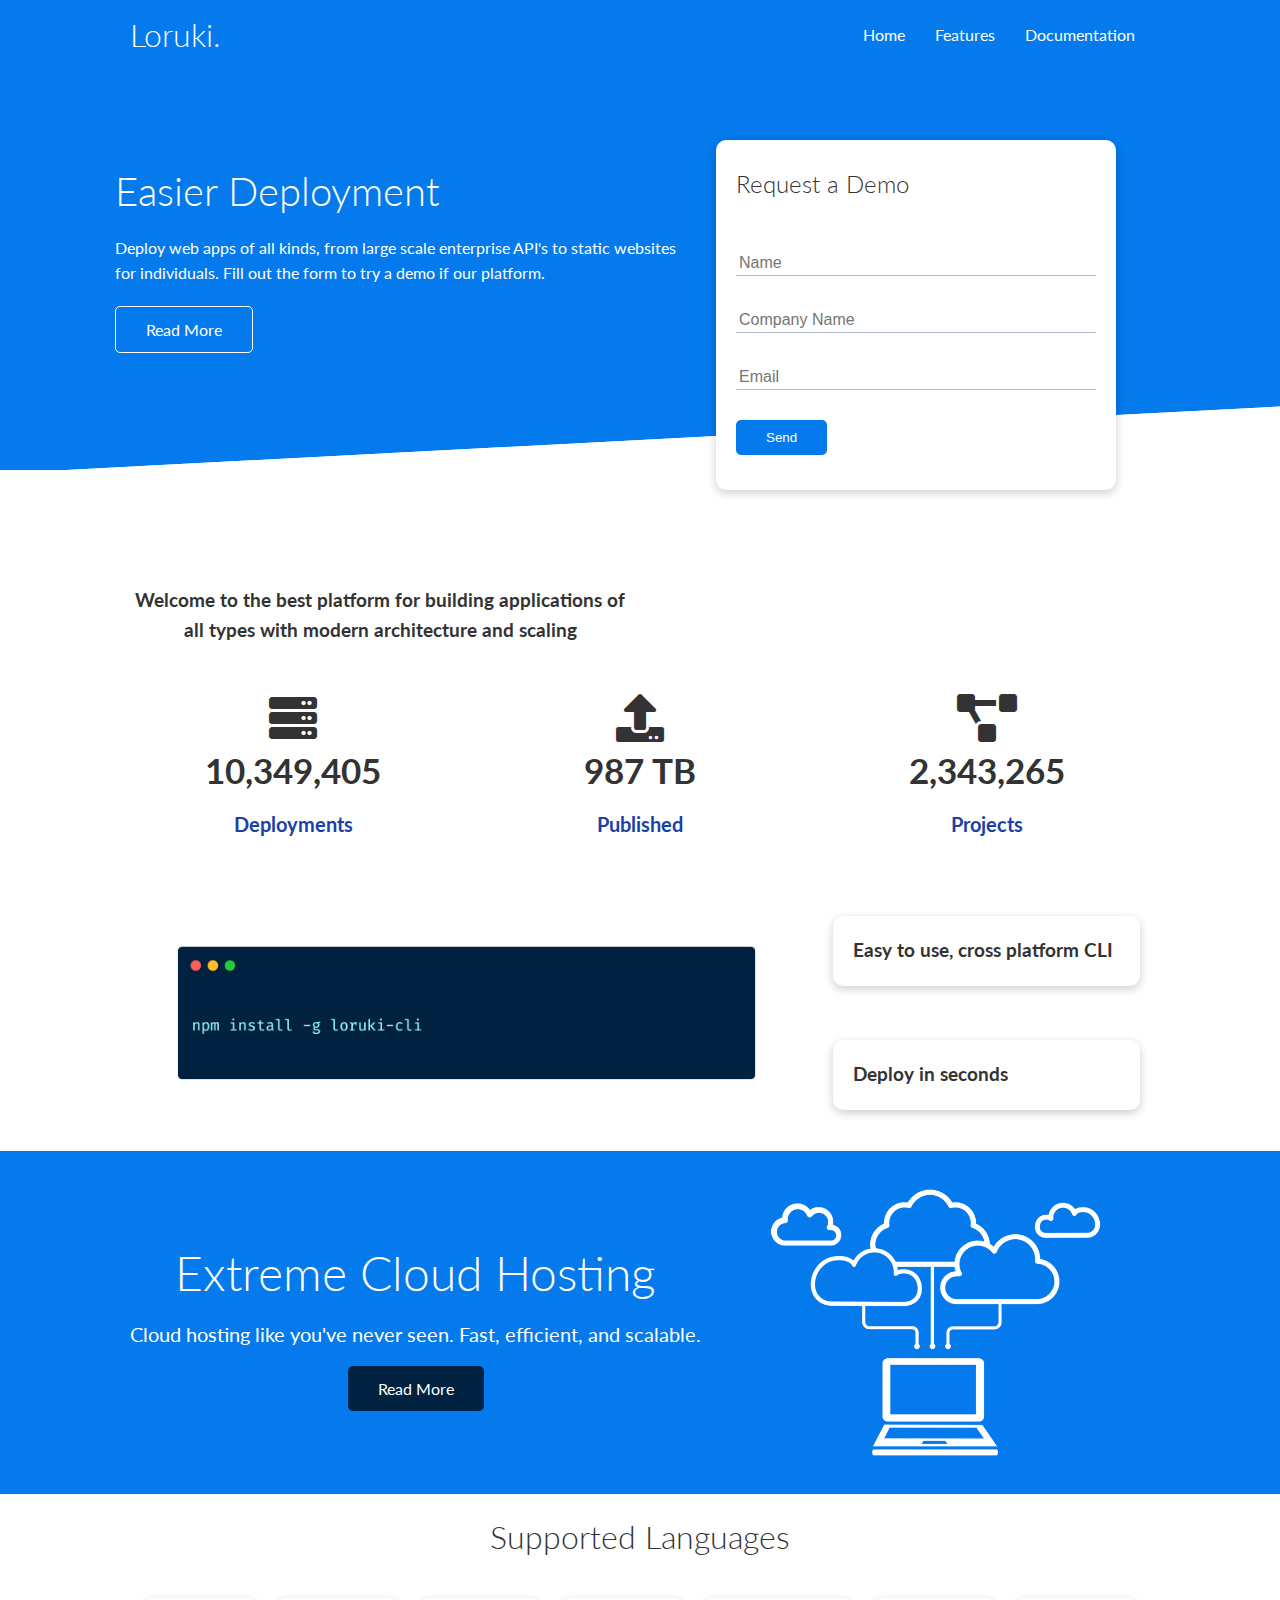
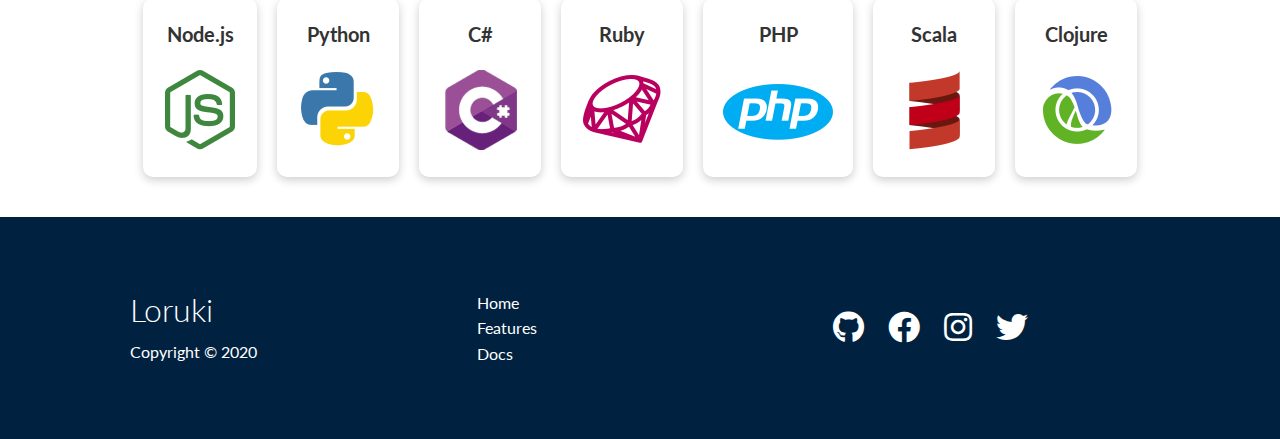
<file: index.html>
<!DOCTYPE html>
<html lang="en">
<head>
    <meta charset="UTF-8">
    <meta name="viewport" content="width=device-width, initial-scale=1.0">
    <title>Loruki | Cloud Hosting For Everyone</title>
    <link rel="stylesheet" href="style.css">
    <link rel="stylesheet" href="utilities.css">
    <link rel="stylesheet" href="https://cdnjs.cloudflare.com/ajax/libs/font-awesome/5.15.1/css/all.min.css">
</head>
<body>
    <!-- Navbar -->
    <div class="navbar">
        <div class="container flex">
            <h1 class="logo">Loruki.</h1>
            <nav>
                <ul>
                    <li><a href="index.html">Home</a></li>
                    <li><a href="features.html">Features</a></li>
                    <li><a href="docs.html">Documentation</a></li>
                </ul>
            </nav>
        </div>
    </div>

    <!-- Showcase -->
    <section class="showcase">
        <div class="container grid">
            <div class="showcase-text">
                <h1>Easier Deployment</h1>
                <p>Deploy web apps of all kinds, from large scale enterprise API's to static websites for individuals. Fill out the form to try a demo if our platform.</p>
                <a href="features.html" class="btn btn-outline">Read More</a>
            </div>

            <div class="showcase-form card">
                <h2>Request a Demo</h2>
                <form name="contact" method="POST" netlify-honeypot="bot-field" data-netlify="true">
                    <input type="hidden" name="form-name" value="contact">
                    <p class="hidden">
                        <label>Don’t fill this out if you're human: <input name="bot-field" /></label>
                      </p>
                    <div class="form-control">
                        <input type="text" name="name" placeholder="Name" required>
                    </div>
                    <div class="form-control">
                        <input type="text" name="company" placeholder="Company Name" required>
                    </div>
                    <div class="form-control">
                        <input type="email" name="email" placeholder="Email" required>
                    </div>
                    <input type="submit" value="Send" class="btn btn-primary">
                </form>
            </div>
        </div>
    </section>

    <!-- Stats -->
    <section class="stats">
        <div class="container">
            <h3 class="stats-heading text-center my-1">
                Welcome to the best platform for building applications of all types with modern architecture and scaling
            </h3>

            <div class="grid grid-3 text-center my-4">
                <div>
                    <i class="fas fa-server fa-3x"></i>
                    <h3>10,349,405</h3>
                    <p class="text-secondary">Deployments</p>
                </div>
                <div>
                    <i class="fas fa-upload fa-3x"></i>
                    <h3>987 TB</h3>
                    <p class="text-secondary">Published</p>
                </div>
                <div>
                    <i class="fas fa-project-diagram fa-3x"></i>
                    <h3>2,343,265</h3>
                    <p class="text-secondary">Projects</p>
                </div>
            </div>
        </div>
    </section>

    <!-- Cli -->
    <section class="cli">
        <div class="container grid">
            <img src="images/code.png" alt="">
            <div class="card">
                <h3>Easy to use, cross platform CLI</h3>
            </div>
            <div class="card">
                <h3>Deploy in seconds</h3>
            </div>
        </div>
    </section>

    <!-- Cloud -->
    <section class="cloud bg-primary my-2 py-2">
        <div class="container grid">
            <div class="text-center">
                <h2 class="lg">Extreme Cloud Hosting</h2>
                <p class="lead my-1">Cloud hosting like you've never seen. Fast, efficient, and scalable.</p>
                <a href="features.html" class="btn btn-dark">Read More</a>
            </div>
            <img src="images/cloud.png" alt="">
        </div>
    </section>

    <!-- Languages -->
    <section class="languages">
        <h2 class="md text-center my-2">
            Supported Languages
        </h2>
        <div class="container flex">
            <div class="card">
                <h4>Node.js</h4>
                <img src="images/logos/node.png" alt="">
            </div>
            <div class="card">
                <h4>Python</h4>
                <img src="images/logos/python.png" alt="">
            </div>
            <div class="card">
                <h4>C#</h4>
                <img src="images/logos/csharp.png" alt="">
            </div>
            <div class="card">
                <h4>Ruby</h4>
                <img src="images/logos/ruby.png" alt="">
            </div>
            <div class="card">
                <h4>PHP</h4>
                <img src="images/logos/php.png" alt="">
            </div>
            <div class="card">
                <h4>Scala</h4>
                <img src="images/logos/scala.png" alt="">
            </div>
            <div class="card">
                <h4>Clojure</h4>
                <img src="images/logos/clojure.png" alt="">
            </div>
        </div>
    </section>

    <!-- Footer -->
    <footer class="footer bg-dark py-5">
        <div class="container grid grid-3">
            <div>
                <h1>Loruki</h1>
                <p>Copyright &copy; 2020</p>
            </div>
            <nav>
                <ul>
                    <li><a href="index.html"></a>Home</li>
                    <li><a href="features.html"></a>Features</li>
                    <li><a href="docs.html"></a>Docs</li>
                </ul>
            </nav>
            <div class="social">
                <a href="#"><i class="fab fa-github fa-2x"></i></a>
                <a href="#"><i class="fab fa-facebook fa-2x"></i></a>
                <a href="#"><i class="fab fa-instagram fa-2x"></i></a>
                <a href="#"><i class="fab fa-twitter fa-2x"></i></a>
            </div>
        </div>
    </footer>
</body>
</html>
</file>
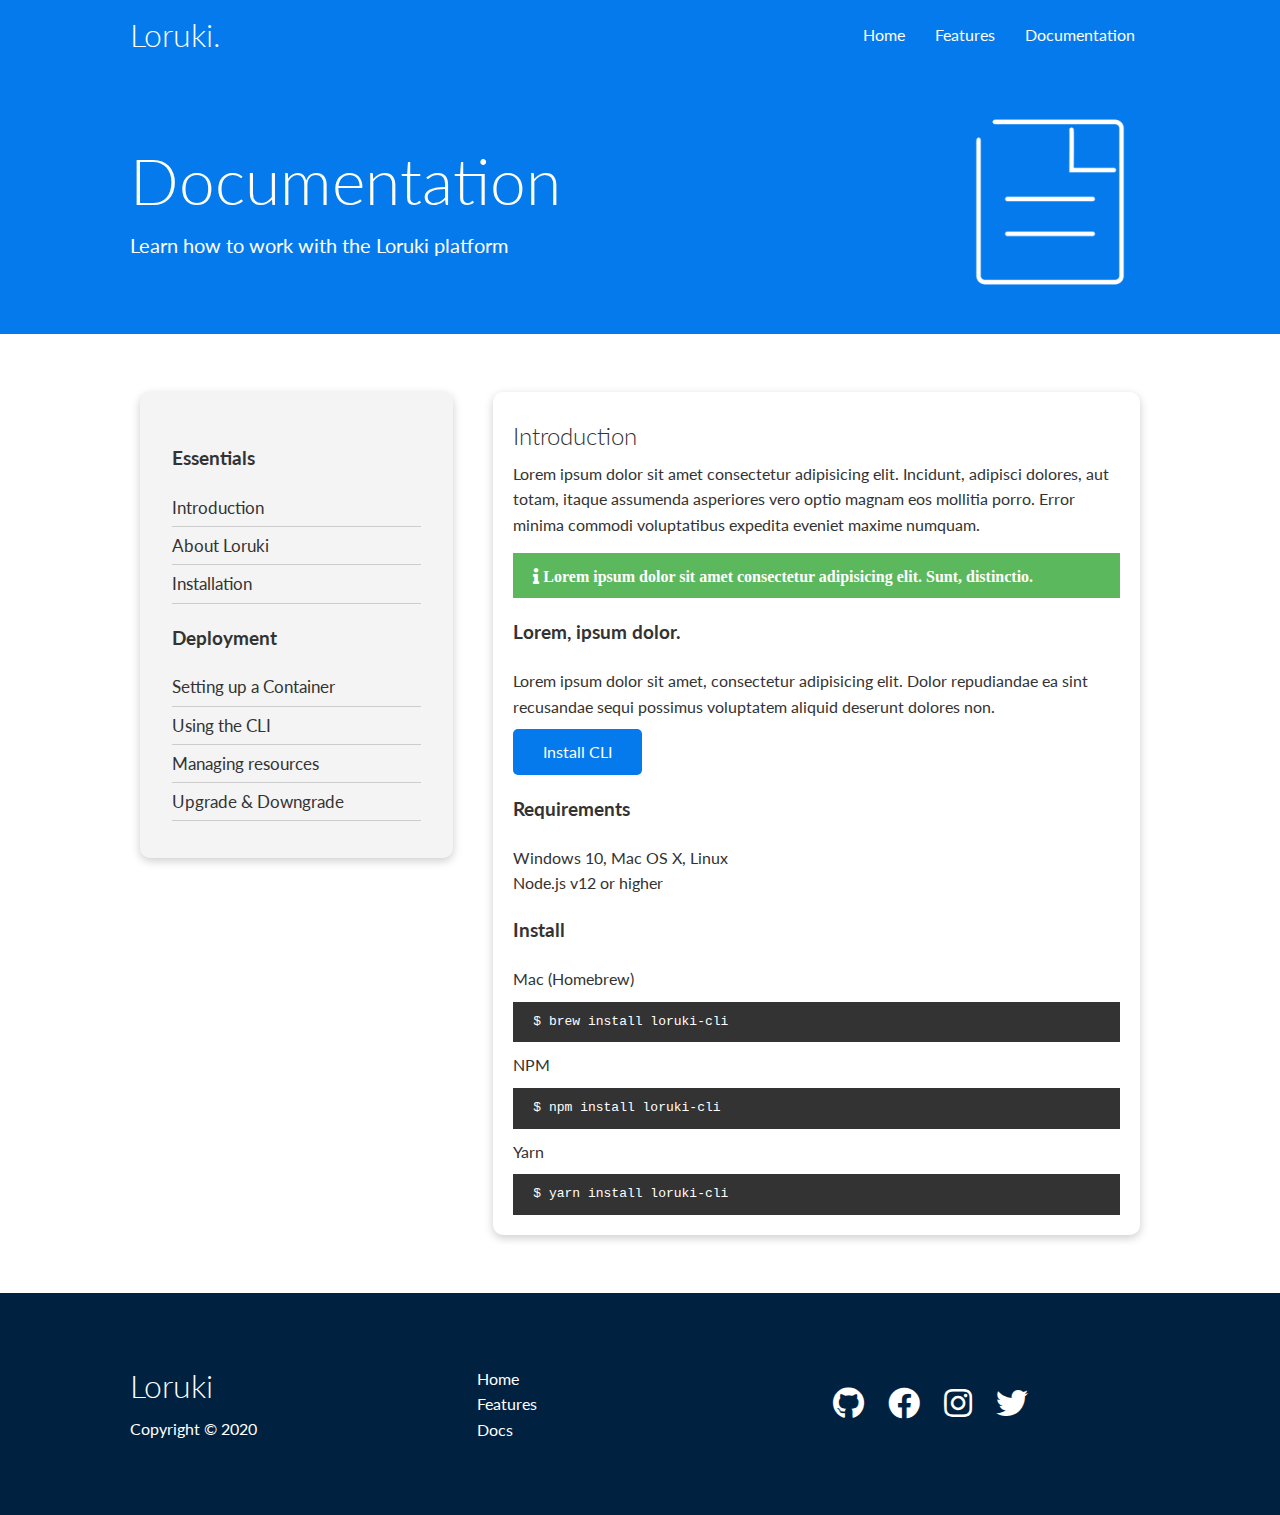
<file: docs.html>
<!DOCTYPE html>
<html lang="en">
<head>
    <meta charset="UTF-8">
    <meta name="viewport" content="width=device-width, initial-scale=1.0">
    <title>Loruki | Cloud Hosting For Everyone</title>
    <link rel="stylesheet" href="style.css">
    <link rel="stylesheet" href="utilities.css">
    <link rel="stylesheet" href="https://cdnjs.cloudflare.com/ajax/libs/font-awesome/5.15.1/css/all.min.css">
</head>
<body>
    <!-- Navbar -->
    <div class="navbar">
        <div class="container flex">
            <h1 class="logo">Loruki.</h1>
            <nav>
                <ul>
                    <li><a href="index.html">Home</a></li>
                    <li><a href="features.html">Features</a></li>
                    <li><a href="docs.html">Documentation</a></li>
                </ul>
            </nav>
        </div>
    </div>

    <!-- Head -->
    <section class="docs-head bg-primary py-3">
        <div class="container grid">
            <div>
                <h1 class="xl">Documentation</h1>
                <p class="lead">Learn how to work with the Loruki platform</p>
            </div>
            <img src="images/docs.png" alt="">
        </div>
    </section>

    <!-- Docs main -->
    <section class="docs-main my-4">
        <div class="container grid">
            <div class="card bg-light p-3">
                <h3 class="my-2">Essentials</h3>
                <nav>
                    <ul>
                        <li><a href="#">Introduction</a></li>
                        <li><a href="#">About Loruki</a></li>
                        <li><a href="#">Installation</a></li>
                    </ul>
                </nav>

                <h3 class="my-2">Deployment</h3>
                <nav>
                    <ul>
                        <li><a href="#">Setting up a Container</a></li>
                        <li><a href="#">Using the CLI</a></li>
                        <li><a href="#">Managing resources</a></li>
                        <li><a href="#">Upgrade & Downgrade</a></li>
                    </ul>
                </nav>
            </div>

            <div class="card">
                <h2>Introduction</h2>
                <p>Lorem ipsum dolor sit amet consectetur adipisicing elit. Incidunt, adipisci dolores, aut totam, itaque assumenda asperiores vero optio magnam eos mollitia porro. Error minima commodi voluptatibus expedita eveniet maxime numquam.</p>
                <div class="alert alert-success">
                    <i class="fa fa-info"> Lorem ipsum dolor sit amet consectetur adipisicing elit. Sunt, distinctio.</i>
            </div>
                <h3>Lorem, ipsum dolor.</h3>
                <p>Lorem ipsum dolor sit amet, consectetur adipisicing elit. Dolor repudiandae ea sint recusandae sequi possimus voluptatem aliquid deserunt dolores non.</p>
                <a href="#" class="btn btn-primary">Install CLI</a>

                <h3>Requirements</h3>
                <ul>
                    <li>Windows 10, Mac OS X, Linux</li>
                    <li>Node.js v12 or higher</li>
                </ul>

                <h3>Install</h3>
                <p>Mac (Homebrew)</p>
                <pre><code>$ brew install loruki-cli</code></pre>
                <p>NPM</p>
                <pre><code>$ npm install loruki-cli</code></pre>
                <p>Yarn</p>
                <pre><code>$ yarn install loruki-cli</code></pre>
            </div>

        </div>
    </section>

    <!-- Footer -->
    <footer class="footer bg-dark py-5">
        <div class="container grid grid-3">
            <div>
                <h1>Loruki</h1>
                <p>Copyright &copy; 2020</p>
            </div>
            <nav>
                <ul>
                    <li><a href="index.html"></a>Home</li>
                    <li><a href="features.html"></a>Features</li>
                    <li><a href="docs.html"></a>Docs</li>
                </ul>
            </nav>
            <div class="social">
                <a href="#"><i class="fab fa-github fa-2x"></i></a>
                <a href="#"><i class="fab fa-facebook fa-2x"></i></a>
                <a href="#"><i class="fab fa-instagram fa-2x"></i></a>
                <a href="#"><i class="fab fa-twitter fa-2x"></i></a>
            </div>
        </div>
    </footer>
</body>
</html>
</file>
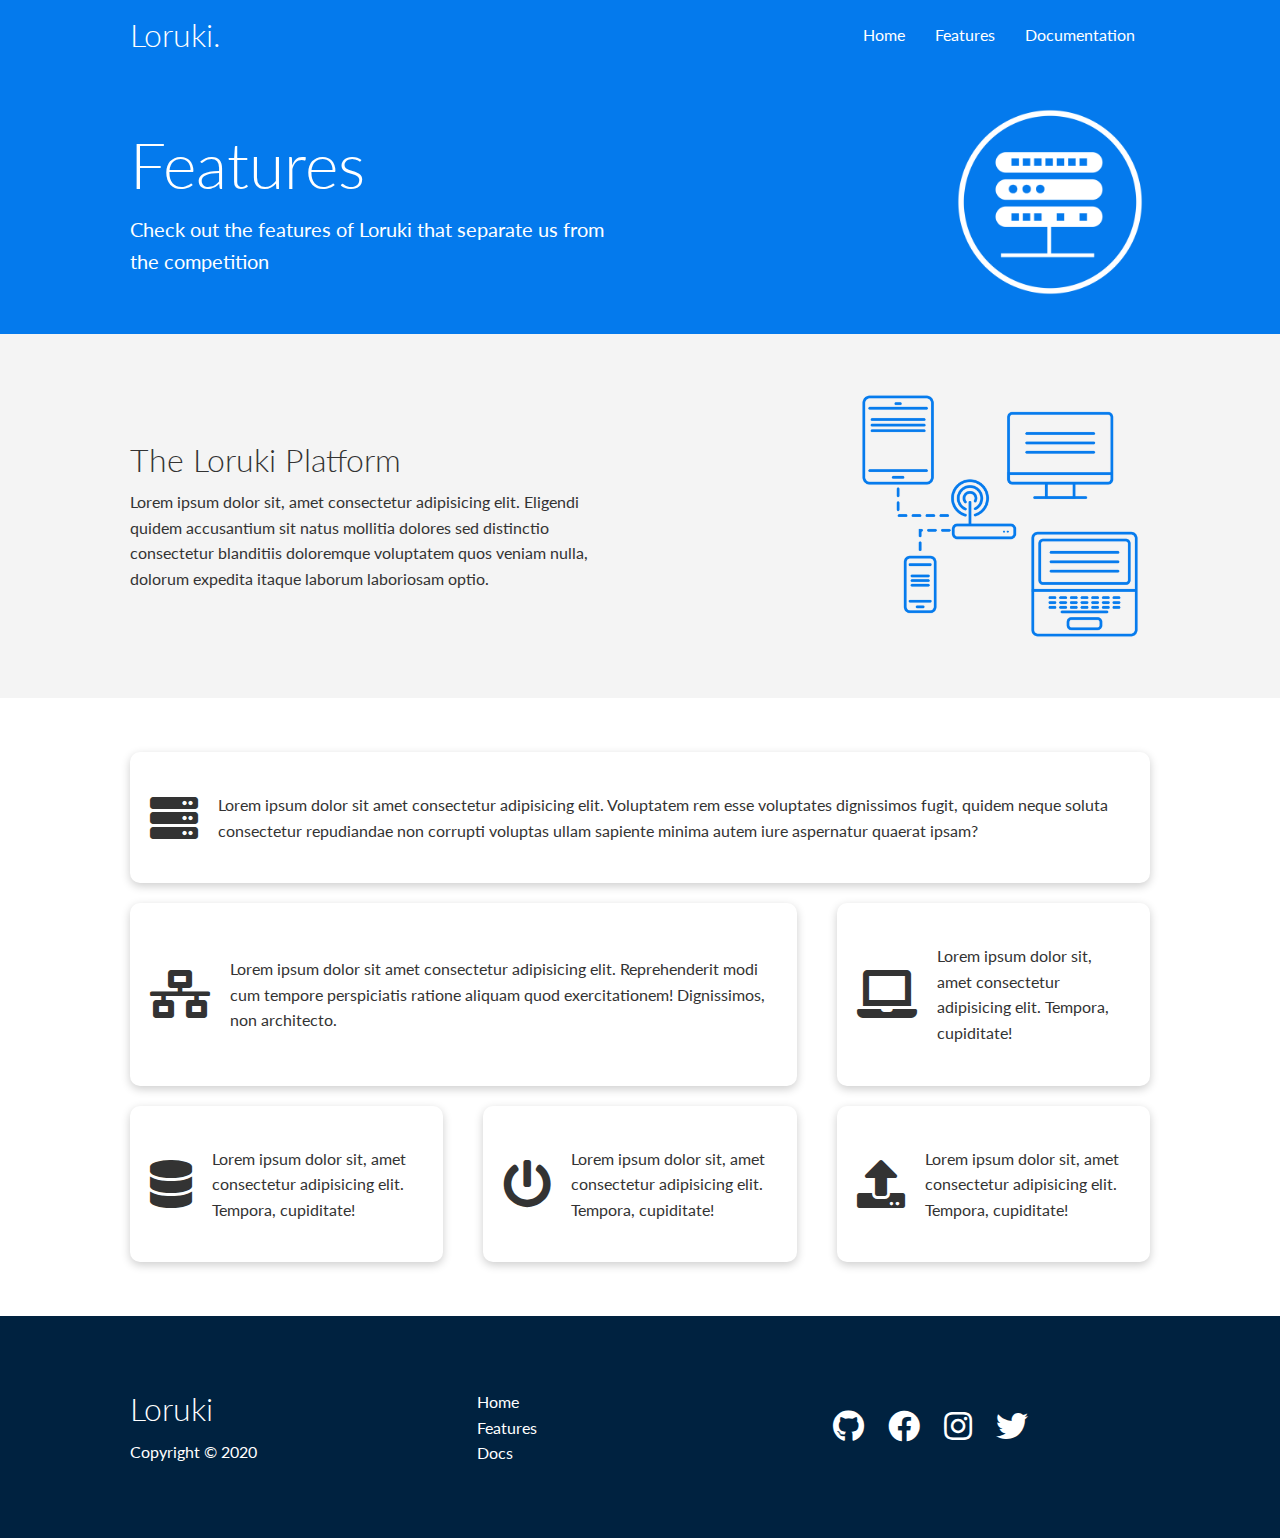
<file: features.html>
<!DOCTYPE html>
<html lang="en">
<head>
    <meta charset="UTF-8">
    <meta name="viewport" content="width=device-width, initial-scale=1.0">
    <title>Loruki | Cloud Hosting For Everyone</title>
    <link rel="stylesheet" href="style.css">
    <link rel="stylesheet" href="utilities.css">
    <link rel="stylesheet" href="https://cdnjs.cloudflare.com/ajax/libs/font-awesome/5.15.1/css/all.min.css">
</head>
<body>
    <!-- Navbar -->
    <div class="navbar">
        <div class="container flex">
            <h1 class="logo">Loruki.</h1>
            <nav>
                <ul>
                    <li><a href="index.html">Home</a></li>
                    <li><a href="features.html">Features</a></li>
                    <li><a href="docs.html">Documentation</a></li>
                </ul>
            </nav>
        </div>
    </div>

    <!-- Head -->
    <section class="features-head bg-primary py-3">
        <div class="container grid">
            <div>
                <h1 class="xl">Features</h1>
                <p class="lead">Check out the features of Loruki that separate us from the competition</p>
            </div>
            <img src="images/server.png" alt="">
        </div>
    </section>

    <!-- Sub head -->
    <section class="features-sub-head bg-light py-3">
        <div class="container grid">
            <div>
                <h1 class="md">The Loruki Platform</h1>
                <p>Lorem ipsum dolor sit, amet consectetur adipisicing elit. Eligendi quidem accusantium sit natus mollitia dolores sed distinctio consectetur blanditiis doloremque voluptatem quos veniam nulla, dolorum expedita itaque laborum laboriosam optio.</p>
            </div>
            <img src="images/server2.png" alt="">
        </div>
    </section>

    <section class="features-main my-2">
        <div class="container grid grid-3">
            <div class="card flex">
                <i class="fas fa-server fa-3x"></i>
                <p>Lorem ipsum dolor sit amet consectetur adipisicing elit. Voluptatem rem esse voluptates dignissimos fugit, quidem neque soluta consectetur repudiandae non corrupti voluptas ullam sapiente minima autem iure aspernatur quaerat ipsam?</p>
            </div>    
            <div class="card flex">
                <i class="fas fa-network-wired fa-3x"></i>
                <p>Lorem ipsum dolor sit amet consectetur adipisicing elit. Reprehenderit modi cum tempore perspiciatis ratione aliquam quod exercitationem! Dignissimos, non architecto.</p>
            </div>
            <div class="card flex">
                <i class="fas fa-laptop fa-3x"></i>
                <p>Lorem ipsum dolor sit, amet consectetur adipisicing elit. Tempora, cupiditate!</p>
            </div>
            <div class="card flex">
                <i class="fas fa-database fa-3x"></i>
                <p>Lorem ipsum dolor sit, amet consectetur adipisicing elit. Tempora, cupiditate!</p>
            </div>
            <div class="card flex">
                <i class="fas fa-power-off fa-3x"></i>
                <p>Lorem ipsum dolor sit, amet consectetur adipisicing elit. Tempora, cupiditate!</p>
            </div>
            <div class="card flex">
                <i class="fas fa-upload fa-3x"></i>
                <p>Lorem ipsum dolor sit, amet consectetur adipisicing elit. Tempora, cupiditate!</p>
            </div>        

        </div>
    </section>

    <!-- Footer -->
    <footer class="footer bg-dark py-5">
        <div class="container grid grid-3">
            <div>
                <h1>Loruki</h1>
                <p>Copyright &copy; 2020</p>
            </div>
            <nav>
                <ul>
                    <li><a href="index.html"></a>Home</li>
                    <li><a href="features.html"></a>Features</li>
                    <li><a href="docs.html"></a>Docs</li>
                </ul>
            </nav>
            <div class="social">
                <a href="#"><i class="fab fa-github fa-2x"></i></a>
                <a href="#"><i class="fab fa-facebook fa-2x"></i></a>
                <a href="#"><i class="fab fa-instagram fa-2x"></i></a>
                <a href="#"><i class="fab fa-twitter fa-2x"></i></a>
            </div>
        </div>
    </footer>
</body>
</html>
</file>
<file: style.css>
@import url('https://fonts.googleapis.com/css2?family=Lato:wght@300&display=swap');

:root {
    --primary-color: #047aed;
    --secondary-color: #1c3fa8;
    --dark-color: #002240;
    --light-color: #f4f4f4;
    --success-color: #5cb85c;
    --error-color: #d9534f;
}

* {
    box-sizing: border-box;
    padding: 0;
    margin: 0;
}

body {
    font-family: 'Lato', sans-serif;
    color: #333;
    line-height: 1.6;
}

ul {
    list-style-type: none;
}

a {
    text-decoration: none;
    color: #333;
}

h1,
h2 {
    font-weight: 300;
    line-height: 1.2;
    margin: 10px 0;
}

p {
    margin: 10px 0;
}

img {
    width: 100%;
}

code,
pre {
    background: #333;
    color: #fff;
    padding: 10px;
}

.hidden {
    visibility: hidden;
    height: 0;
}

/* Navbar */
.navbar {
    background-color: var(--primary-color);
    color: #fff;
    height: 70px;
}

.navbar ul {
    display: flex;
}

.navbar a {
    color: #fff;
    padding: 10px;
    margin: 0 5px;
}

.navbar a:hover {
    border-bottom: 2px #fff solid;
}

.navbar .flex {
    justify-content: space-between;
}

/* Showcase */
.showcase {
    height: 400px;
    background-color: var(--primary-color);
    color: #fff;
    position: relative;
}

.showcase h1 {
    font-size: 40px;
}

.showcase p {
    margin: 20px 0;
}

.showcase .grid {
    overflow: visible;
    grid-template-columns: 55% 45%;
    gap: 30px;
}

.showcase-text {
    animation: slideInFromLeft 0.6s ease-in;
}

.showcase-form {
    position: relative;
    top: 60px;
    height: 350px;
    width: 400px;
    padding: 40px;
    z-index: 100;
    animation: slideInFromRight 0.6s ease-in;
}

.showcase-form .form-control {
    margin: 30px 0;
}

.showcase-form input[type="text"],
.showcase-form input[type="email"] {
    border: 0;
    border-bottom: 1px solid #b4becb;
    width: 100%;
    padding: 3px;
    font-size: 16px;
}

.showcase-form input:focus {
    outline: none;
}

.showcase::before,
.showcase::after {
    content: '';
    position: absolute;
    height: 100px;
    bottom: -70px;
    right: 0;
    left: 0;
    background: #fff;
    transform: skewY(-3deg);
    -webkit-transform: skewY(-3deg);
    -moz-transform: skewY(-3deg);
    -ms-transform: skewY(-3deg);
}

/* Stats */
.stats {
    padding-top: 100px;
    animation: slideInFromBottom 0.6s ease-in;
}

.stats-heading {
    max-width: 500px;
    margin: auto;
}

.stats .grid h3 {
    font-size: 35px;
}

.stats .grid p {
    font-size: 20px;
    font-weight: bold;
}

/* Cli */
.cli .grid {
    grid-template-columns: repeat(3, 1fr);
    grid-template-rows: repeat(2, 1fr);
}

.cli .grid > *:first-child {
    grid-column: 1 / span 2;
    grid-row: 1 / span 2;
}

/* Cloud */
.cloud .grid {
    grid-template-columns: 4fr 3fr;
}

/* Languages */
.languages .flex {
    flex-wrap: wrap;
}

.languages .card {
    text-align: center;
    margin: 18px 10px 40px;
    transition: transform 0.1s ease-in;
}

.languages .card h4 {
    font-size: 20px;
    margin-bottom: 20px;
}

.languages .card:hover {
    transform: translateY(-10px);
}

/* Features */
.features-head img,
.docs-head img {
    width: 200px;
    justify-self: flex-end;
}

.features-sub-head img {
    width: 300px;
    justify-self: flex-end;
}

.features-main .card > i {
    margin-right: 20px;
}

.features-main .grid {
    padding: 30px;
}

.features-main .grid > *:first-child {
    grid-column: 1 / span 3;
}

.features-main .grid > *:nth-child(2) {
    grid-column: 1 / span 2;
}

/* Docs */
.docs-main h3 {
    margin: 20px 0;
}

.docs-main .grid {
    grid-template-columns: 1fr 2fr;
    align-items: flex-start;
}

.docs-main nav li {
    font-size: 17px;
    padding-bottom: 5px;
    margin-bottom: 5px;
    border-bottom: 1px solid #ccc;
}

.docs-main a:hover {
    font-weight: bold;
}

/* Footer */
.footer .social a {
    margin: 0 10px;
}

/* Animations */
@keyframes slideInFromLeft {
    0% {
        transform: translateX(-100%)
    }

    100% {
        transform: translateX(0);
    }
}

@keyframes slideInFromRight {
    0% {
        transform: translateX(100%)
    }

    100% {
        transform: translateX(0);
    }
}

@keyframes slideInFromTop {
    0% {
        transform: translateY(-100%)
    }

    100% {
        transform: translateY(0);
    }
}

@keyframes slideInFromBottom {
    0% {
        transform: translateY(100%)
    }

    100% {
        transform: translateY(0);
    }
}

/* Tablets and under */
@media(max-width: 768px) {
    .grid,
    .showcase .grid,
    .stats .grid,
    .cli .grid,
    .cloud .grid,
    .features-main .grid,
    .docs-main .grid {
        grid-template-columns: 1fr;
        grid-template-rows: 1fr;
    }

    .showcase {
        height: auto;
    }

    .showcase-text {
        text-align: center;
        margin-top: 40px;
        animation: slideInFromTop 0.6s ease-in;
    }

    .showcase-form {
        justify-self: center;
        margin: auto;
        animation: slideInFromBottom 0.6s ease-in;
    }

    .cli .grid > *:first-child {
        grid-column: 1;
        grid-row: 1;
    }

    .features-head,
    .features-sub-head,
    .docs-head {
        text-align: center;
    }

    .features-head img,
    .features-sub-head img,
    .docs-head img {
        justify-self: center;
    }

    .features-main .grid > *:first-child,
    .features-main .grid > *:nth-child(2) {
        grid-column: 1;
    }

}


/* Mobile */
@media(max-width: 500px){
    .navbar {
        height: 110px;
    }

    .navbar .flex {
        flex-direction: column;
    }

    .navbar .ul {
        padding: 10px;
        background-color: rgba(0, 0, 0, 0.1);
    }
}
</file>
<file: utilities.css>
.container {
    max-width: 1100px;
    margin: 0 auto;
    overflow: auto;
    padding: 0 40px;
}

.card {
    background-color: #fff;
    color: #333;
    border-radius: 10px;
    box-shadow: 0 3px 10px rgba(0, 0, 0, 0.2);
    padding: 20px;
    margin: 10px;
}

.btn {
    display: inline-block;
    padding: 10px 30px;
    cursor: pointer;
    background: var(--primary-color);
    color: #fff;
    border: none;
    border-radius: 5px;
}

.btn-outline {
    background-color: transparent;
    border: 1px solid #fff;
}

.btn:hover {
    transform: scale(0.98);
}

/* Backgrounds & colored buttons */
.bg-primary,
.btn-primary {
    background-color: var(--primary-color);
    color: #fff;
}

.bg-secondary,
.btn-secondary {
    background-color: var(--secondary-color);
    color: #fff;
}

.bg-dark,
.btn-dark {
    background-color: var(--dark-color);
    color: #fff;
}

.bg-light,
.btn-light {
    background-color: var(--light-color);
    color: #333;
}

.bg-primary a,
.btn-primary a,
.bg-secondary a,
.btn-secondary a,
.bg-dark a,
.btn-dark a {
    color: #fff;
}

/* Text colors */
.text-primary {
    color: var(--primary-color);
}

.text-secondary {
    color: var(--secondary-color);
}

.text-dark {
    color: var(--dark-color);
}

.text-light {
    color: var(--light-color);
}

/* Text Sizes */
.lead {
    font-size: 20px;
}

.sm {
    font-size: 1rem;
}

.md {
    font-size: 2rem;
}

.lg {
    font-size: 3rem;
}

.xl {
    font-size: 4rem;
}

.text-center {
    text-align: center;
}

/* Alert */

.alert {
    background-color: var(--light-color);
    padding: 10px 20px;
    font-weight: bold;
    margin: 15px 0;
}

.alert i {
    margin-right: 10px;
}

.alert-success {
    background-color: var(--success-color);
    color: #fff;
}

.alert-error {
    background-color: var(--error-color);
    color: #fff;
}

.flex {
    display: flex;
    justify-content: center;
    align-items: center;
    height: 100%;
}

.grid {
    display: grid;
    grid-template-columns: repeat(2, 1fr);
    gap: 20px;
    justify-content: center;
    align-items: center;
}

.grid-3 {
    grid-template-columns: repeat(3, 1fr);
}

/* Margin */
.my-1 {
    margin: 1rem 0;
}
.my-2 {
    margin: 1.5rem 0;
}
.my-3 {
    margin: 2rem 0;
}
.my-4 {
    margin: 3rem 0;
}
.my-5 {
    margin: 4rem 0;
}

.m-1 {
    margin: 1rem;
}
.m-2 {
    margin: 1.5rem;
}
.m-3 {
    margin: 2rem;
}
.m-4 {
    margin: 3rem;
}
.m-5 {
    margin: 4rem;
}

/* Padding */
.py-1 {
    padding: 1rem 0;
}
.py-2 {
    padding: 1.5rem 0;
}
.py-3 {
    padding: 2rem 0;
}
.py-4 {
    padding: 3rem 0;
}
.py-5 {
    padding: 4rem 0;
}

.p-1 {
    padding: 1rem;
}
.p-2 {
    padding: 1.5rem;
}
.p-3 {
    padding: 2rem;
}
.p-4 {
    padding: 3rem;
}
.p-5 {
    padding: 4rem;
}
</file>
